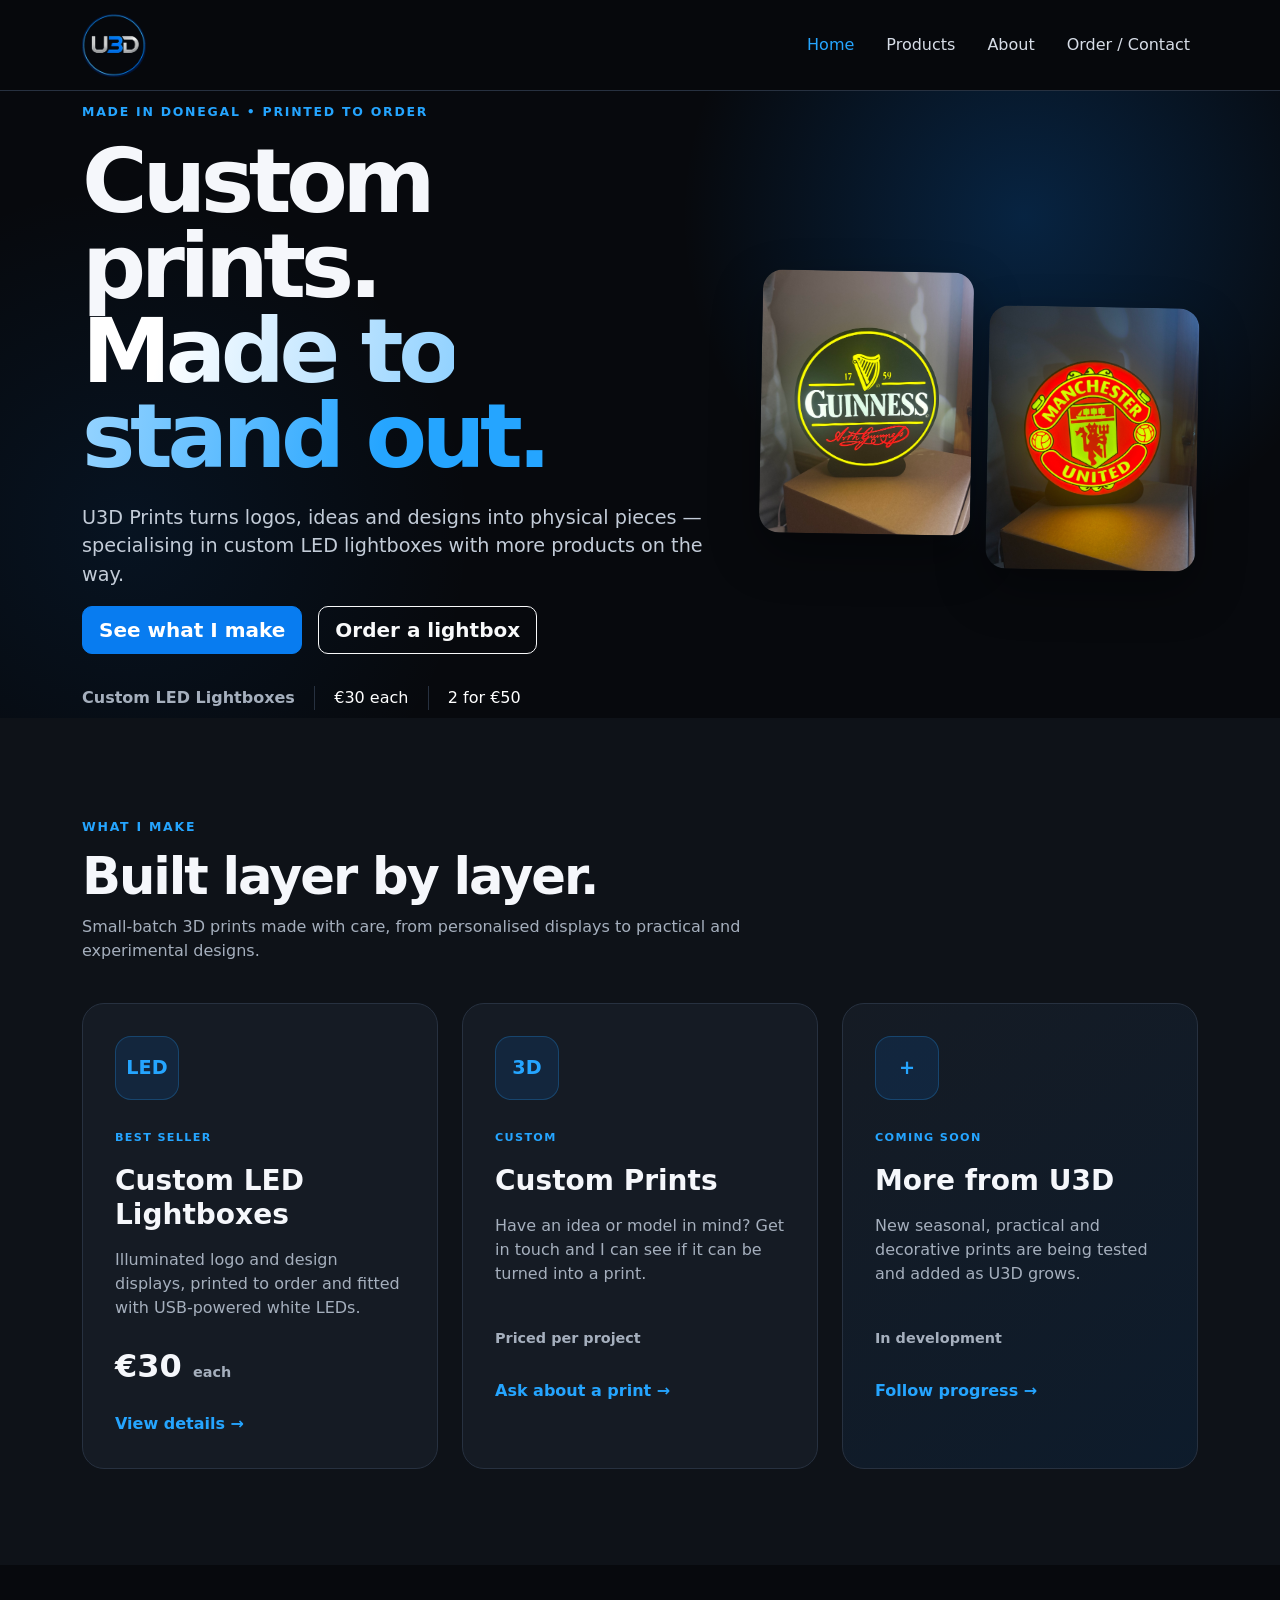
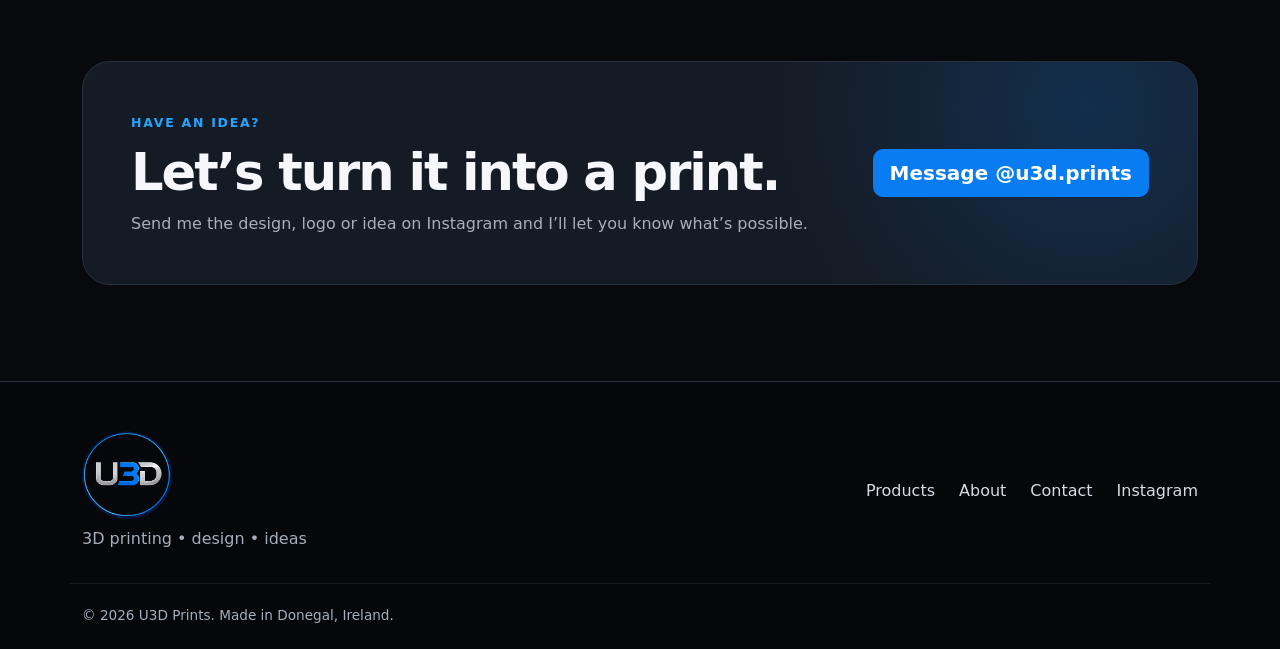
<file: index.html>
<!DOCTYPE html>
<html lang="en">
 <head>
  <meta charset="utf-8">
  <meta content="width=device-width,initial-scale=1" name="viewport">
  <meta content="U3D Prints - custom 3D printed LED lightboxes and unique prints made in Donegal, Ireland." name="description">
  <link href="css/style.css" rel="stylesheet">
  <link href="https://cdn.jsdelivr.net/npm/bootstrap@5.3.7/dist/css/bootstrap.min.css" rel="stylesheet">
  <title>
   U3D Prints | Custom 3D Printing
  </title>
 </head>
 <body>
  <nav class="navbar navbar-expand-lg navbar-dark sticky-top">
   <div class="container">
    <a class="navbar-brand" href="index.html">
     <img alt="U3D Prints" class="navbar-logo" src="media/u3d_logo.png">
    </a>
    <button class="navbar-toggler" data-bs-target="#nav" data-bs-toggle="collapse" type="button">
     <span class="navbar-toggler-icon">
     </span>
    </button>
    <div class="collapse navbar-collapse" id="nav">
     <div class="navbar-nav ms-auto">
      <a class="nav-link active" href="index.html">
       Home
      </a>
      <a class="nav-link" href="projects.html">
       Products
      </a>
      <a class="nav-link" href="about.html">
       About
      </a>
      <a class="nav-link" href="contact.html">
       Order / Contact
      </a>
     </div>
    </div>
   </div>
  </nav>
  <main>
   <section class="hero">
    <div class="container">
     <div class="row align-items-center g-5 min-vh-75">
      <div class="col-lg-7">
       <span class="eyebrow">
        MADE IN DONEGAL &bull; PRINTED TO ORDER
       </span>
       <h1>
        Custom prints.
        <br>
        <span class="gradient-text">
         Made to stand out.
        </span>
       </h1>
       <p class="lead">
        U3D Prints turns logos, ideas and designs into physical pieces &mdash; specialising in custom LED lightboxes with more products on the way.
       </p>
       <div class="d-flex flex-wrap gap-3">
        <a class="btn btn-primary btn-lg" href="projects.html">
         See what I make
        </a>
        <a class="btn btn-outline-light btn-lg" href="contact.html">
         Order a lightbox
        </a>
       </div>
       <div class="price-strip">
        <strong>
         Custom LED Lightboxes
        </strong>
        <span>
         &euro;30 each
        </span>
        <span>
         2 for &euro;50
        </span>
       </div>
      </div>
      <div class="col-lg-5">
       <div class="hero-product-grid">
        <img alt="Custom Guinness-inspired LED lightbox made by U3D Prints" src="media/guinness-lightbox.jpeg">
        <img alt="Custom Manchester United LED lightbox made by U3D Prints" src="media/manchester-united-lightbox.jpeg">
       </div>
      </div>
     </div>
    </div>
   </section>
   <section class="section surface">
    <div class="container">
     <div class="section-heading">
      <span class="eyebrow">
       WHAT I MAKE
      </span>
      <h2>
       Built layer by layer.
      </h2>
      <p>
       Small-batch 3D prints made with care, from personalised displays to practical and experimental designs.
      </p>
     </div>
     <div class="row g-4">
      <div class="col-md-6 col-lg-4">
       <article class="product-card">
        <div class="product-icon">
         LED
        </div>
        <span class="tag">
         BEST SELLER
        </span>
        <h3>
         Custom LED Lightboxes
        </h3>
        <p>
         Illuminated logo and design displays, printed to order and fitted with USB-powered white LEDs.
        </p>
        <div class="product-price">
         &euro;30
         <small>
          each
         </small>
        </div>
        <a href="projects.html#lightboxes">
         View details &rarr;
        </a>
       </article>
      </div>
      <div class="col-md-6 col-lg-4">
       <article class="product-card">
        <div class="product-icon">
         3D
        </div>
        <span class="tag">
         CUSTOM
        </span>
        <h3>
         Custom Prints
        </h3>
        <p>
         Have an idea or model in mind? Get in touch and I can see if it can be turned into a print.
        </p>
        <div class="product-price">
         <small>
          Priced per project
         </small>
        </div>
        <a href="contact.html">
         Ask about a print &rarr;
        </a>
       </article>
      </div>
      <div class="col-md-6 col-lg-4">
       <article class="product-card upcoming">
        <div class="product-icon">
         +
        </div>
        <span class="tag">
         COMING SOON
        </span>
        <h3>
         More from U3D
        </h3>
        <p>
         New seasonal, practical and decorative prints are being tested and added as U3D grows.
        </p>
        <div class="product-price">
         <small>
          In development
         </small>
        </div>
        <a href="https://www.instagram.com/u3d.prints/" rel="noopener" target="_blank">
         Follow progress &rarr;
        </a>
       </article>
      </div>
     </div>
    </div>
   </section>
   <section class="section">
    <div class="container">
     <div class="cta">
      <div>
       <span class="eyebrow">
        HAVE AN IDEA?
       </span>
       <h2>
        Let&rsquo;s turn it into a print.
       </h2>
       <p>
        Send me the design, logo or idea on Instagram and I&rsquo;ll let you know what&rsquo;s possible.
       </p>
      </div>
      <a class="btn btn-primary btn-lg" href="https://www.instagram.com/u3d.prints/" rel="noopener" target="_blank">
       Message @u3d.prints
      </a>
     </div>
    </div>
   </section>
  </main>
  <footer>
   <div class="container footer-inner">
    <div>
     <img alt="U3D Prints" class="footer-logo" src="media/u3d_logo.png">
     <p>
      3D printing &bull; design &bull; ideas
     </p>
    </div>
    <div>
     <a href="projects.html">
      Products
     </a>
     <a href="about.html">
      About
     </a>
     <a href="contact.html">
      Contact
     </a>
     <a href="https://www.instagram.com/u3d.prints/" rel="noopener" target="_blank">
      Instagram
     </a>
    </div>
   </div>
   <div class="container copyright">
    &copy; 2026 U3D Prints. Made in Donegal, Ireland.
   </div>
  </footer>
  <script src="https://cdn.jsdelivr.net/npm/bootstrap@5.3.7/dist/js/bootstrap.bundle.min.js">
  </script>
  <script src="js/script.js">
  </script>
 </body>
</html>
</file>
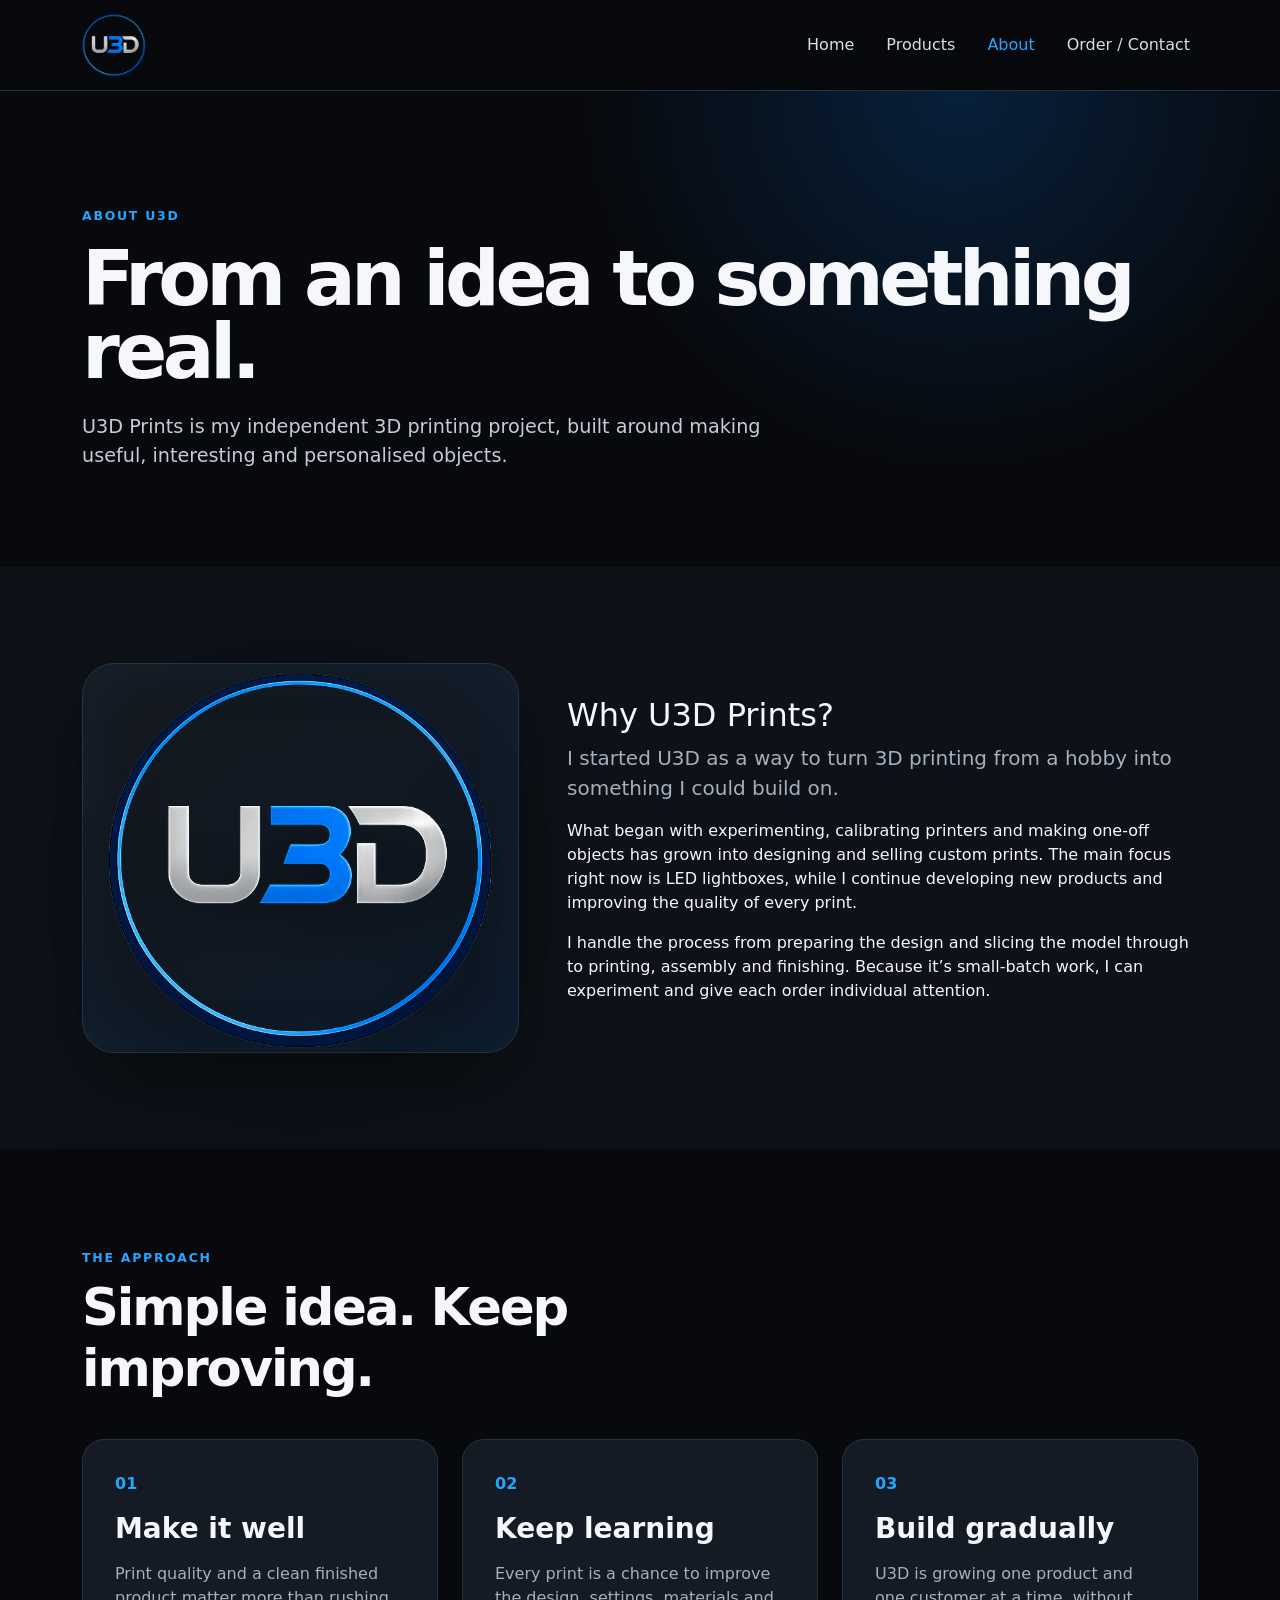
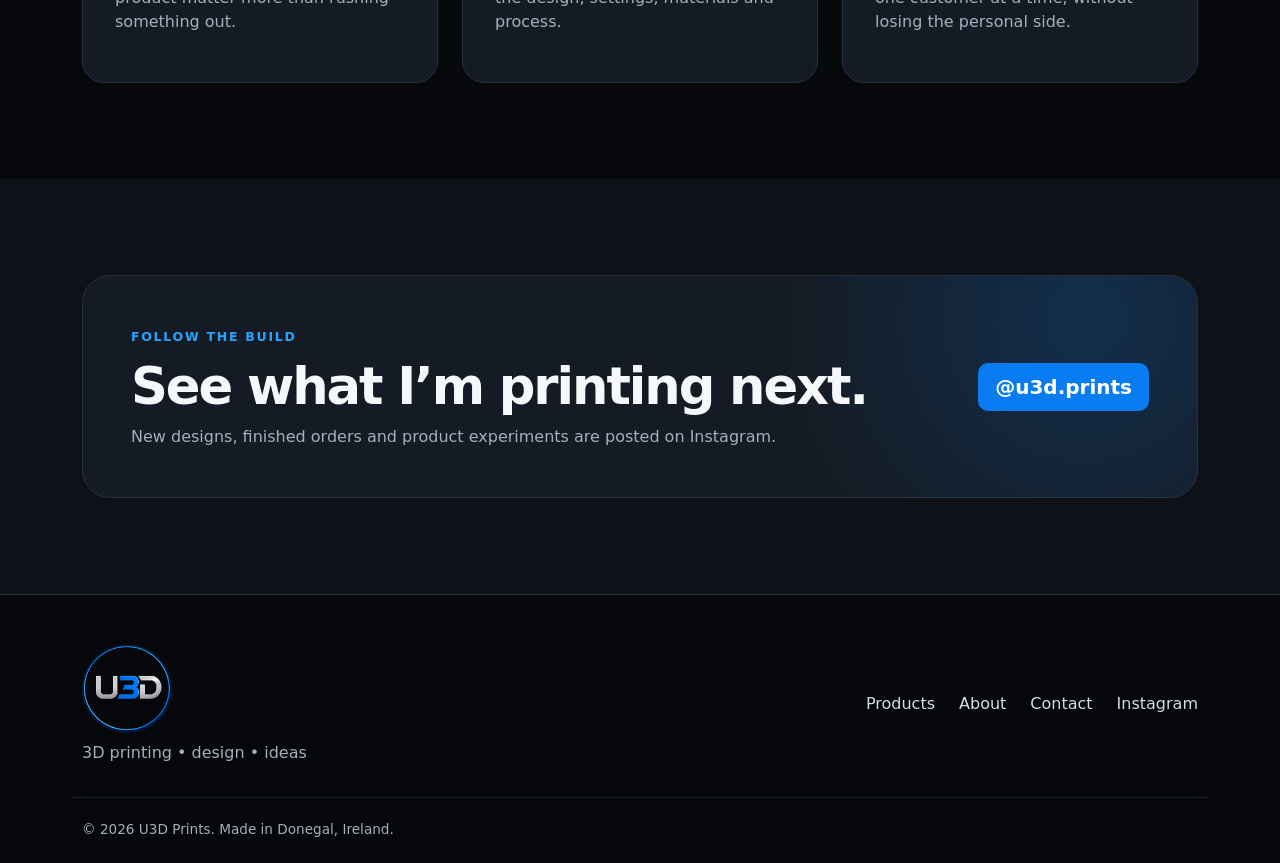
<file: about.html>
<!DOCTYPE html>
<html lang="en">
 <head>
  <meta charset="utf-8">
  <meta content="width=device-width,initial-scale=1" name="viewport">
  <meta content="About U3D Prints, an independent 3D printing project based in Donegal, Ireland." name="description">
  <link href="css/style.css" rel="stylesheet">
  <link href="https://cdn.jsdelivr.net/npm/bootstrap@5.3.7/dist/css/bootstrap.min.css" rel="stylesheet">
  <title>
   About | U3D Prints
  </title>
 </head>
 <body>
  <nav class="navbar navbar-expand-lg navbar-dark sticky-top">
   <div class="container">
    <a class="navbar-brand" href="index.html">
     <img alt="U3D Prints" class="navbar-logo" src="media/u3d_logo.png">
    </a>
    <button class="navbar-toggler" data-bs-target="#nav" data-bs-toggle="collapse" type="button">
     <span class="navbar-toggler-icon">
     </span>
    </button>
    <div class="collapse navbar-collapse" id="nav">
     <div class="navbar-nav ms-auto">
      <a class="nav-link" href="index.html">
       Home
      </a>
      <a class="nav-link" href="projects.html">
       Products
      </a>
      <a class="nav-link active" href="about.html">
       About
      </a>
      <a class="nav-link" href="contact.html">
       Order / Contact
      </a>
     </div>
    </div>
   </div>
  </nav>
  <main>
   <section class="page-hero">
    <div class="container">
     <span class="eyebrow">
      ABOUT U3D
     </span>
     <h1>
      From an idea to something real.
     </h1>
     <p>
      U3D Prints is my independent 3D printing project, built around making useful, interesting and personalised objects.
     </p>
    </div>
   </section>
   <section class="section surface">
    <div class="container">
     <div class="row g-5 align-items-center">
      <div class="col-lg-5">
       <div class="logo-showcase compact">
        <img alt="U3D Prints logo" src="media/u3d_logo.png">
       </div>
      </div>
      <div class="col-lg-7">
       <h2>
        Why U3D Prints?
       </h2>
       <p class="lead muted">
        I started U3D as a way to turn 3D printing from a hobby into something I could build on.
       </p>
       <p>
        What began with experimenting, calibrating printers and making one-off objects has grown into designing and selling custom prints. The main focus right now is LED lightboxes, while I continue developing new products and improving the quality of every print.
       </p>
       <p>
        I handle the process from preparing the design and slicing the model through to printing, assembly and finishing. Because it&rsquo;s small-batch work, I can experiment and give each order individual attention.
       </p>
      </div>
     </div>
    </div>
   </section>
   <section class="section">
    <div class="container">
     <div class="section-heading">
      <span class="eyebrow">
       THE APPROACH
      </span>
      <h2>
       Simple idea. Keep improving.
      </h2>
     </div>
     <div class="row g-4">
      <div class="col-md-4">
       <div class="value-card">
        <span>
         01
        </span>
        <h3>
         Make it well
        </h3>
        <p>
         Print quality and a clean finished product matter more than rushing something out.
        </p>
       </div>
      </div>
      <div class="col-md-4">
       <div class="value-card">
        <span>
         02
        </span>
        <h3>
         Keep learning
        </h3>
        <p>
         Every print is a chance to improve the design, settings, materials and process.
        </p>
       </div>
      </div>
      <div class="col-md-4">
       <div class="value-card">
        <span>
         03
        </span>
        <h3>
         Build gradually
        </h3>
        <p>
         U3D is growing one product and one customer at a time, without losing the personal side.
        </p>
       </div>
      </div>
     </div>
    </div>
   </section>
   <section class="section surface">
    <div class="container">
     <div class="cta">
      <div>
       <span class="eyebrow">
        FOLLOW THE BUILD
       </span>
       <h2>
        See what I&rsquo;m printing next.
       </h2>
       <p>
        New designs, finished orders and product experiments are posted on Instagram.
       </p>
      </div>
      <a class="btn btn-primary btn-lg" href="https://www.instagram.com/u3d.prints/" rel="noopener" target="_blank">
       @u3d.prints
      </a>
     </div>
    </div>
   </section>
  </main>
  <footer>
   <div class="container footer-inner">
    <div>
     <img alt="U3D Prints" class="footer-logo" src="media/u3d_logo.png">
     <p>
      3D printing &bull; design &bull; ideas
     </p>
    </div>
    <div>
     <a href="projects.html">
      Products
     </a>
     <a href="about.html">
      About
     </a>
     <a href="contact.html">
      Contact
     </a>
     <a href="https://www.instagram.com/u3d.prints/" rel="noopener" target="_blank">
      Instagram
     </a>
    </div>
   </div>
   <div class="container copyright">
    &copy; 2026 U3D Prints. Made in Donegal, Ireland.
   </div>
  </footer>
  <script src="https://cdn.jsdelivr.net/npm/bootstrap@5.3.7/dist/js/bootstrap.bundle.min.js">
  </script>
  <script src="js/script.js">
  </script>
 </body>
</html>
</file>
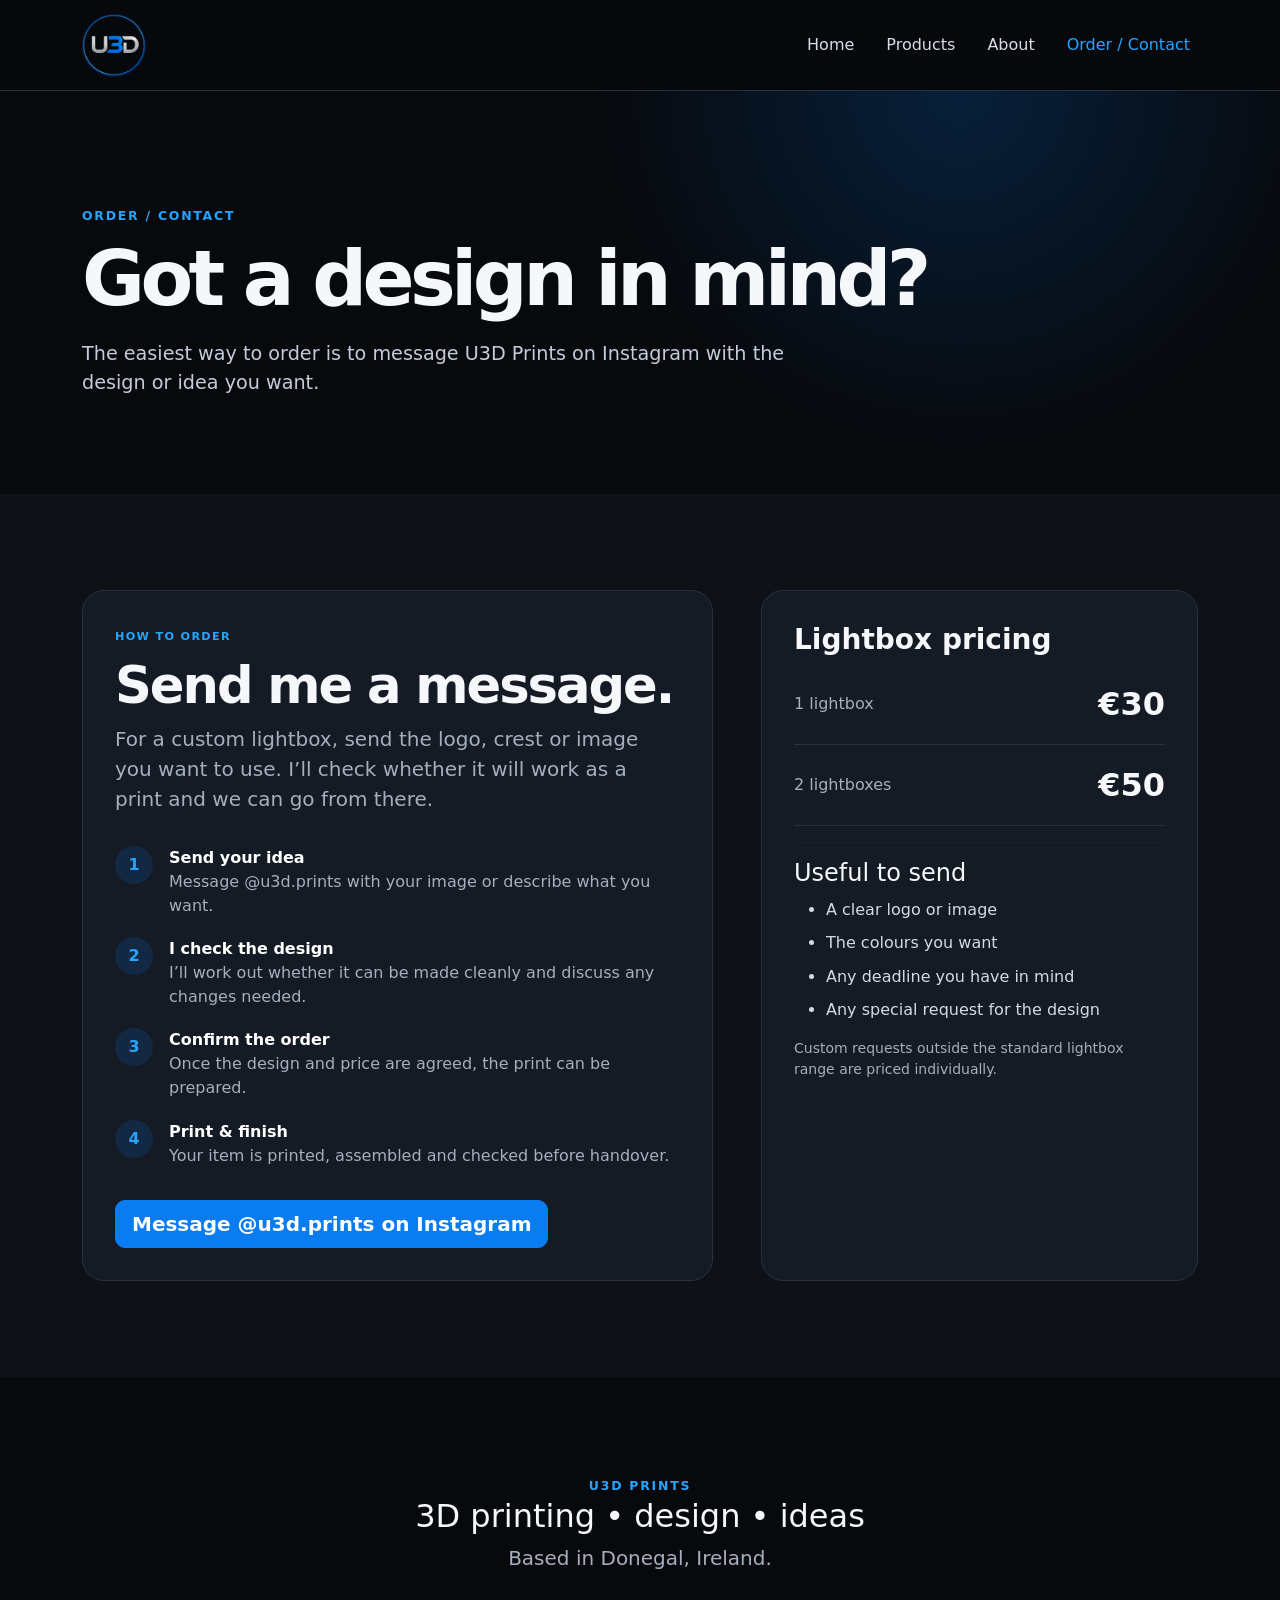
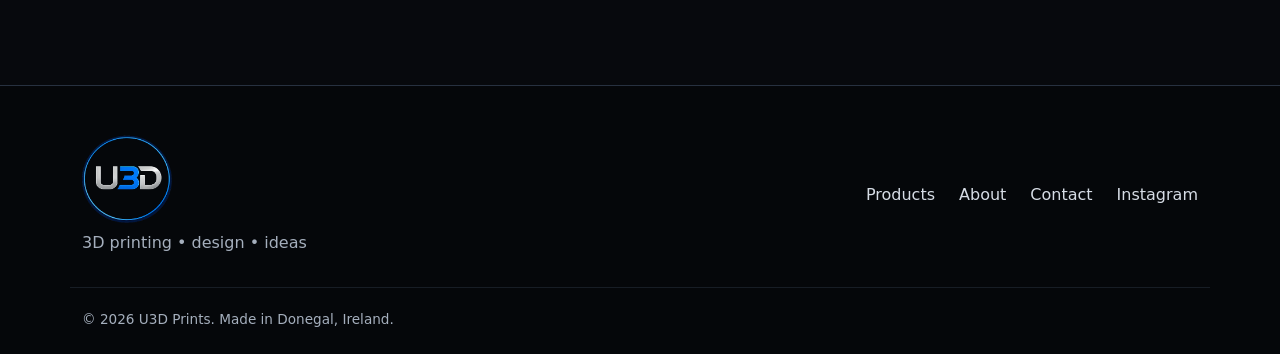
<file: contact.html>
<!DOCTYPE html>
<html lang="en">
 <head>
  <meta charset="utf-8">
  <meta content="width=device-width,initial-scale=1" name="viewport">
  <meta content="Order a custom lightbox or contact U3D Prints." name="description">
  <link href="css/style.css" rel="stylesheet">
  <link href="https://cdn.jsdelivr.net/npm/bootstrap@5.3.7/dist/css/bootstrap.min.css" rel="stylesheet">
  <title>
   Order & Contact | U3D Prints
  </title>
 </head>
 <body>
  <nav class="navbar navbar-expand-lg navbar-dark sticky-top">
   <div class="container">
    <a class="navbar-brand" href="index.html">
     <img alt="U3D Prints" class="navbar-logo" src="media/u3d_logo.png">
    </a>
    <button class="navbar-toggler" data-bs-target="#nav" data-bs-toggle="collapse" type="button">
     <span class="navbar-toggler-icon">
     </span>
    </button>
    <div class="collapse navbar-collapse" id="nav">
     <div class="navbar-nav ms-auto">
      <a class="nav-link" href="index.html">
       Home
      </a>
      <a class="nav-link" href="projects.html">
       Products
      </a>
      <a class="nav-link" href="about.html">
       About
      </a>
      <a class="nav-link active" href="contact.html">
       Order / Contact
      </a>
     </div>
    </div>
   </div>
  </nav>
  <main>
   <section class="page-hero">
    <div class="container">
     <span class="eyebrow">
      ORDER / CONTACT
     </span>
     <h1>
      Got a design in mind?
     </h1>
     <p>
      The easiest way to order is to message U3D Prints on Instagram with the design or idea you want.
     </p>
    </div>
   </section>
   <section class="section surface">
    <div class="container">
     <div class="row g-5">
      <div class="col-lg-7">
       <div class="contact-panel">
        <span class="tag">
         HOW TO ORDER
        </span>
        <h2>
         Send me a message.
        </h2>
        <p class="lead muted">
         For a custom lightbox, send the logo, crest or image you want to use. I&rsquo;ll check whether it will work as a print and we can go from there.
        </p>
        <div class="steps">
         <div>
          <span>
           1
          </span>
          <p>
           <strong>
            Send your idea
           </strong>
           <br>
           Message @u3d.prints with your image or describe what you want.
          </p>
         </div>
         <div>
          <span>
           2
          </span>
          <p>
           <strong>
            I check the design
           </strong>
           <br>
           I&rsquo;ll work out whether it can be made cleanly and discuss any changes needed.
          </p>
         </div>
         <div>
          <span>
           3
          </span>
          <p>
           <strong>
            Confirm the order
           </strong>
           <br>
           Once the design and price are agreed, the print can be prepared.
          </p>
         </div>
         <div>
          <span>
           4
          </span>
          <p>
           <strong>
            Print & finish
           </strong>
           <br>
           Your item is printed, assembled and checked before handover.
          </p>
         </div>
        </div>
        <a class="btn btn-primary btn-lg" href="https://www.instagram.com/u3d.prints/" rel="noopener" target="_blank">
         Message @u3d.prints on Instagram
        </a>
       </div>
      </div>
      <div class="col-lg-5">
       <aside class="order-card">
        <h3>
         Lightbox pricing
        </h3>
        <div class="order-price">
         <span>
          1 lightbox
         </span>
         <strong>
          &euro;30
         </strong>
        </div>
        <div class="order-price">
         <span>
          2 lightboxes
         </span>
         <strong>
          &euro;50
         </strong>
        </div>
        <hr>
        <h4>
         Useful to send
        </h4>
        <ul>
         <li>
          A clear logo or image
         </li>
         <li>
          The colours you want
         </li>
         <li>
          Any deadline you have in mind
         </li>
         <li>
          Any special request for the design
         </li>
        </ul>
        <p class="small muted mb-0">
         Custom requests outside the standard lightbox range are priced individually.
        </p>
       </aside>
      </div>
     </div>
    </div>
   </section>
   <section class="section">
    <div class="container text-center narrow">
     <span class="eyebrow">
      U3D PRINTS
     </span>
     <h2>
      3D printing &bull; design &bull; ideas
     </h2>
     <p class="lead muted">
      Based in Donegal, Ireland.
     </p>
    </div>
   </section>
  </main>
  <footer>
   <div class="container footer-inner">
    <div>
     <img alt="U3D Prints" class="footer-logo" src="media/u3d_logo.png">
     <p>
      3D printing &bull; design &bull; ideas
     </p>
    </div>
    <div>
     <a href="projects.html">
      Products
     </a>
     <a href="about.html">
      About
     </a>
     <a href="contact.html">
      Contact
     </a>
     <a href="https://www.instagram.com/u3d.prints/" rel="noopener" target="_blank">
      Instagram
     </a>
    </div>
   </div>
   <div class="container copyright">
    &copy; 2026 U3D Prints. Made in Donegal, Ireland.
   </div>
  </footer>
  <script src="https://cdn.jsdelivr.net/npm/bootstrap@5.3.7/dist/js/bootstrap.bundle.min.js">
  </script>
  <script src="js/script.js">
  </script>
 </body>
</html>
</file>
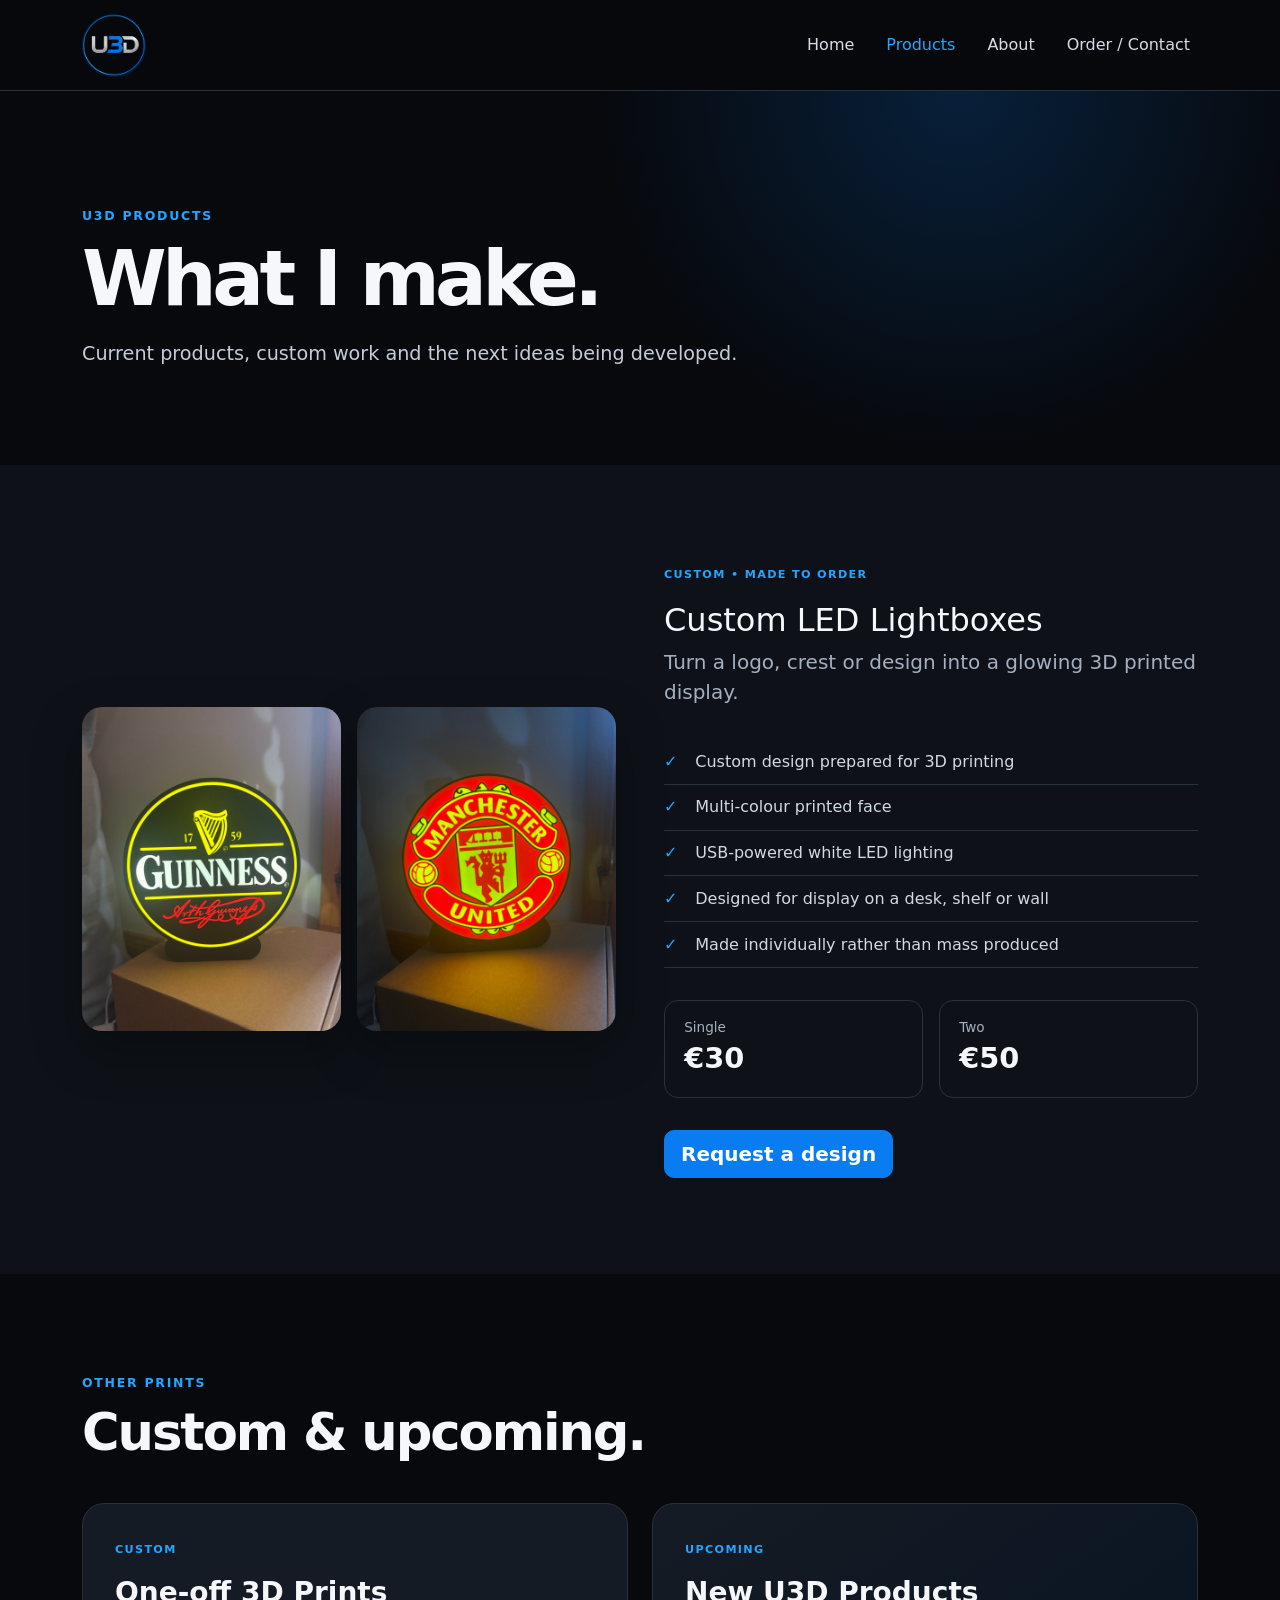
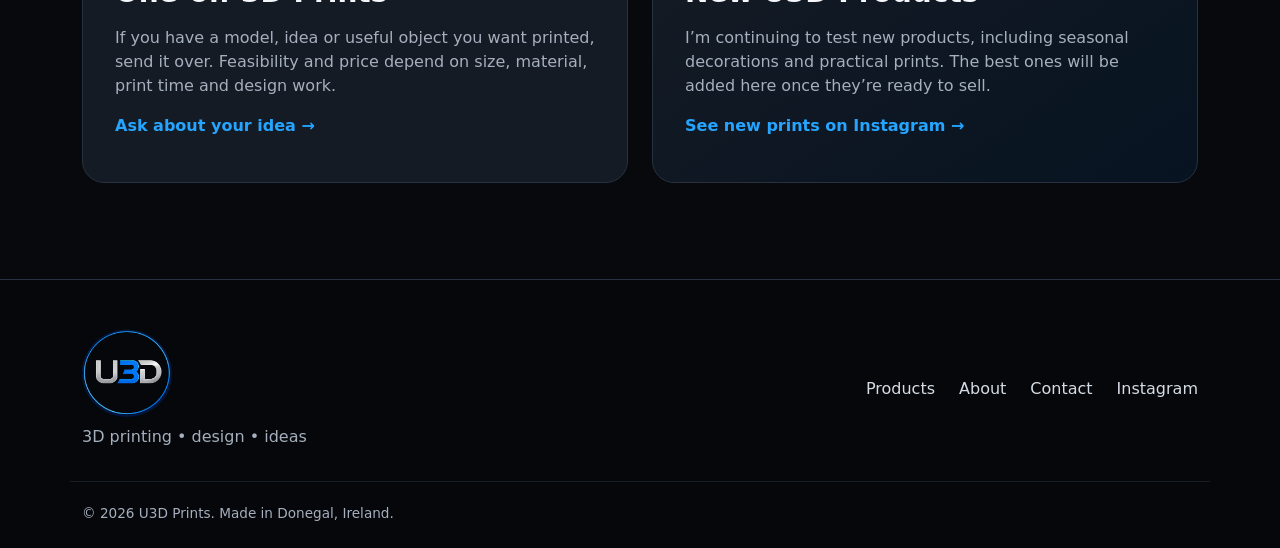
<file: projects.html>
<!DOCTYPE html>
<html lang="en">
 <head>
  <meta charset="utf-8">
  <meta content="width=device-width,initial-scale=1" name="viewport">
  <meta content="Products and custom 3D prints from U3D Prints." name="description">
  <link href="css/style.css" rel="stylesheet">
  <link href="https://cdn.jsdelivr.net/npm/bootstrap@5.3.7/dist/css/bootstrap.min.css" rel="stylesheet">
  <title>
   Products | U3D Prints
  </title>
 </head>
 <body>
  <nav class="navbar navbar-expand-lg navbar-dark sticky-top">
   <div class="container">
    <a class="navbar-brand" href="index.html">
     <img alt="U3D Prints" class="navbar-logo" src="media/u3d_logo.png">
    </a>
    <button class="navbar-toggler" data-bs-target="#nav" data-bs-toggle="collapse" type="button">
     <span class="navbar-toggler-icon">
     </span>
    </button>
    <div class="collapse navbar-collapse" id="nav">
     <div class="navbar-nav ms-auto">
      <a class="nav-link" href="index.html">
       Home
      </a>
      <a class="nav-link active" href="projects.html">
       Products
      </a>
      <a class="nav-link" href="about.html">
       About
      </a>
      <a class="nav-link" href="contact.html">
       Order / Contact
      </a>
     </div>
    </div>
   </div>
  </nav>
  <main>
   <section class="page-hero">
    <div class="container">
     <span class="eyebrow">
      U3D PRODUCTS
     </span>
     <h1>
      What I make.
     </h1>
     <p>
      Current products, custom work and the next ideas being developed.
     </p>
    </div>
   </section>
   <section class="section surface" id="lightboxes">
    <div class="container">
     <div class="row g-5 align-items-center">
      <div class="col-lg-6">
       <div class="lightbox-gallery">
        <img alt="Guinness-inspired custom LED lightbox" src="media/guinness-lightbox.jpeg">
        <img alt="Manchester United custom LED lightbox" src="media/manchester-united-lightbox.jpeg">
       </div>
      </div>
      <div class="col-lg-6">
       <span class="tag">
        CUSTOM &bull; MADE TO ORDER
       </span>
       <h2 class="mt-3">
        Custom LED Lightboxes
       </h2>
       <p class="lead muted">
        Turn a logo, crest or design into a glowing 3D printed display.
       </p>
       <ul class="feature-list">
        <li>
         Custom design prepared for 3D printing
        </li>
        <li>
         Multi-colour printed face
        </li>
        <li>
         USB-powered white LED lighting
        </li>
        <li>
         Designed for display on a desk, shelf or wall
        </li>
        <li>
         Made individually rather than mass produced
        </li>
       </ul>
       <div class="pricing-box">
        <div>
         <span>
          Single
         </span>
         <strong>
          &euro;30
         </strong>
        </div>
        <div>
         <span>
          Two
         </span>
         <strong>
          &euro;50
         </strong>
        </div>
       </div>
       <a class="btn btn-primary btn-lg" href="contact.html">
        Request a design
       </a>
      </div>
     </div>
    </div>
   </section>
   <section class="section">
    <div class="container">
     <div class="section-heading">
      <span class="eyebrow">
       OTHER PRINTS
      </span>
      <h2>
       Custom & upcoming.
      </h2>
     </div>
     <div class="row g-4">
      <div class="col-md-6">
       <article class="product-card tall">
        <span class="tag">
         CUSTOM
        </span>
        <h3>
         One-off 3D Prints
        </h3>
        <p>
         If you have a model, idea or useful object you want printed, send it over. Feasibility and price depend on size, material, print time and design work.
        </p>
        <a href="contact.html">
         Ask about your idea &rarr;
        </a>
       </article>
      </div>
      <div class="col-md-6">
       <article class="product-card tall upcoming">
        <span class="tag">
         UPCOMING
        </span>
        <h3>
         New U3D Products
        </h3>
        <p>
         I&rsquo;m continuing to test new products, including seasonal decorations and practical prints. The best ones will be added here once they&rsquo;re ready to sell.
        </p>
        <a href="https://www.instagram.com/u3d.prints/" rel="noopener" target="_blank">
         See new prints on Instagram &rarr;
        </a>
       </article>
      </div>
     </div>
    </div>
   </section>
  </main>
  <footer>
   <div class="container footer-inner">
    <div>
     <img alt="U3D Prints" class="footer-logo" src="media/u3d_logo.png">
     <p>
      3D printing &bull; design &bull; ideas
     </p>
    </div>
    <div>
     <a href="projects.html">
      Products
     </a>
     <a href="about.html">
      About
     </a>
     <a href="contact.html">
      Contact
     </a>
     <a href="https://www.instagram.com/u3d.prints/" rel="noopener" target="_blank">
      Instagram
     </a>
    </div>
   </div>
   <div class="container copyright">
    &copy; 2026 U3D Prints. Made in Donegal, Ireland.
   </div>
  </footer>
  <script src="https://cdn.jsdelivr.net/npm/bootstrap@5.3.7/dist/js/bootstrap.bundle.min.js">
  </script>
  <script src="js/script.js">
  </script>
 </body>
</html>
</file>
<file: css/style.css>
:root{--blue:#087cf0;--blue2:#25a5ff;--dark:#07090d;--surface:#0e1218;--surface2:#151b24;--border:#273140;--text:#f5f7fb;--muted:#a5afbd}*{box-sizing:border-box}html{scroll-behavior:smooth}body{margin:0;background:var(--dark)!important;color:var(--text)!important;font-family:Inter,system-ui,-apple-system,"Segoe UI",sans-serif}.navbar{background:rgba(7,9,13,.94)!important;border-bottom:1px solid var(--border);backdrop-filter:blur(14px);padding:.35rem 0}.navbar-logo{height:64px;width:auto}.nav-link{color:#d7dde7!important;font-weight:600;margin-left:1rem}.nav-link:hover,.nav-link.active{color:var(--blue2)!important}.navbar-toggler{border-color:var(--border)!important}.hero{background:radial-gradient(circle at 80% 20%,rgba(8,124,240,.23),transparent 30%),radial-gradient(circle at 10% 70%,rgba(8,124,240,.09),transparent 28%),var(--dark);overflow:hidden}.min-vh-75{min-height:75vh}.hero h1,.page-hero h1{font-size:clamp(3rem,7vw,6.4rem);font-weight:850;letter-spacing:-.06em;line-height:.95;margin:1rem 0 1.5rem}.hero .lead,.page-hero p{max-width:720px;color:#c3ccd8!important;font-size:1.2rem}.gradient-text{background:linear-gradient(100deg,#fff 10%,var(--blue2) 80%);-webkit-background-clip:text;background-clip:text;color:transparent}.eyebrow{color:var(--blue2);font-weight:800;letter-spacing:.14em;font-size:.78rem}.btn{border-radius:10px!important;font-weight:700!important}.btn-primary{background:var(--blue)!important;border-color:var(--blue)!important}.btn-primary:hover{background:var(--blue2)!important;border-color:var(--blue2)!important}.logo-showcase{min-height:470px;border:1px solid var(--border);border-radius:32px;background:linear-gradient(145deg,rgba(255,255,255,.035),rgba(8,124,240,.08));display:grid;place-items:center;box-shadow:0 30px 80px rgba(0,0,0,.35),inset 0 0 70px rgba(8,124,240,.06)}.logo-showcase img{width:min(88%,470px);filter:drop-shadow(0 25px 30px rgba(0,0,0,.45))}.logo-showcase.compact{min-height:390px}.price-strip{display:flex;gap:1.2rem;flex-wrap:wrap;margin-top:2rem;color:var(--muted)}.price-strip span{border-left:1px solid var(--border);padding-left:1.2rem;color:#fff}.section{padding:6rem 0}.surface{background:var(--surface)}.section-heading{max-width:700px;margin-bottom:2.5rem}.section-heading h2,.cta h2,.contact-panel h2{font-size:clamp(2.2rem,4vw,3.5rem);font-weight:800;letter-spacing:-.04em;margin:.5rem 0}.section-heading p,.muted{color:var(--muted)!important}.product-card,.value-card,.order-card,.contact-panel{height:100%;background:var(--surface2);border:1px solid var(--border);border-radius:22px;padding:2rem}.product-card{transition:.2s ease}.product-card:hover{transform:translateY(-6px);border-color:#3d516a}.product-card h3,.value-card h3{font-weight:800;margin:1rem 0}.product-card p,.value-card p{color:var(--muted)}.product-card a{color:var(--blue2);font-weight:700;text-decoration:none}.product-card.upcoming{background:linear-gradient(145deg,var(--surface2),rgba(8,124,240,.09))}.product-card.tall{min-height:280px}.product-icon{width:64px;height:64px;border-radius:16px;background:rgba(8,124,240,.12);border:1px solid rgba(37,165,255,.25);display:grid;place-items:center;color:var(--blue2);font-weight:900;font-size:1.2rem;margin-bottom:1.5rem}.tag{display:inline-block;font-size:.7rem;font-weight:900;letter-spacing:.12em;color:var(--blue2)}.product-price{font-size:2rem;font-weight:850;margin:1.4rem 0}.product-price small{font-size:.9rem;color:var(--muted);font-weight:600}.cta{border:1px solid var(--border);border-radius:28px;padding:3rem;background:radial-gradient(circle at 90% 20%,rgba(8,124,240,.2),transparent 30%),var(--surface2);display:flex;align-items:center;justify-content:space-between;gap:2rem}.cta p{color:var(--muted);margin-bottom:0}.page-hero{padding:7rem 0 5rem;background:radial-gradient(circle at 75% 0,rgba(8,124,240,.2),transparent 35%),var(--dark)}.page-hero h1{font-size:clamp(3rem,6vw,5rem)}.feature-visual{min-height:460px;border:1px solid var(--border);border-radius:28px;display:grid;place-items:center;background:#090c11}.glow-box{width:68%;aspect-ratio:1;border-radius:22px;background:#111820;box-shadow:0 0 30px rgba(37,165,255,.35),0 0 90px rgba(8,124,240,.18),inset 0 0 25px rgba(37,165,255,.12);border:3px solid var(--blue2);display:grid;place-items:center;text-align:center;padding:2rem}.glow-box strong{font-size:clamp(2rem,5vw,4rem);line-height:.9;color:white;text-shadow:0 0 18px rgba(255,255,255,.35)}.glow-box span{color:var(--blue2);font-weight:800;letter-spacing:.14em;font-size:.7rem}.feature-list{padding-left:0;list-style:none;margin:2rem 0}.feature-list li{padding:.65rem 0;border-bottom:1px solid var(--border);color:#d2d9e2}.feature-list li:before{content:"✓";color:var(--blue2);font-weight:900;margin-right:.8rem}.pricing-box{display:flex;gap:1rem;margin:1.5rem 0 2rem}.pricing-box div{flex:1;border:1px solid var(--border);border-radius:14px;padding:1rem 1.2rem}.pricing-box span{display:block;color:var(--muted);font-size:.85rem}.pricing-box strong{font-size:1.8rem}.value-card span{color:var(--blue2);font-weight:900}.steps{margin:2rem 0}.steps>div{display:flex;gap:1rem;margin-bottom:1.2rem}.steps span{flex:0 0 38px;height:38px;border-radius:50%;display:grid;place-items:center;background:rgba(8,124,240,.15);color:var(--blue2);font-weight:900}.steps p{margin:0;color:var(--muted)}.steps strong{color:white}.order-card{position:sticky;top:110px}.order-card h3{font-weight:800}.order-price{display:flex;justify-content:space-between;align-items:center;padding:1rem 0;border-bottom:1px solid var(--border)}.order-price span{color:var(--muted)}.order-price strong{font-size:2rem}.order-card hr{border-color:var(--border)}.order-card li{margin:.6rem 0;color:#d3dae4}.narrow{max-width:760px}footer{background:#05070a;border-top:1px solid var(--border);padding:3rem 0 1.5rem;color:var(--muted)}.footer-inner{display:flex;justify-content:space-between;align-items:center;gap:2rem}.footer-logo{width:90px}.footer-inner p{margin:.5rem 0 0}.footer-inner>div:last-child{display:flex;gap:1.5rem;flex-wrap:wrap}.footer-inner a{color:#d6dce5;text-decoration:none}.footer-inner a:hover{color:var(--blue2)}.copyright{border-top:1px solid #171d25;margin-top:2rem;padding-top:1.3rem;font-size:.85rem}@media(max-width:991px){.nav-link{margin-left:0;padding:.7rem 0!important}.min-vh-75{min-height:auto;padding:5rem 0}.logo-showcase{min-height:360px}.cta{align-items:flex-start;flex-direction:column}.order-card{position:static}.footer-inner{align-items:flex-start;flex-direction:column}}@media(max-width:576px){.section{padding:4rem 0}.page-hero{padding:5rem 0 3.5rem}.hero h1{font-size:3.3rem}.logo-showcase{min-height:300px}.cta,.product-card,.value-card,.order-card,.contact-panel{padding:1.5rem}.pricing-box{flex-direction:column}.footer-inner>div:last-child{flex-direction:column;gap:.75rem}}


/* Real product photography */
.hero-product-grid {
  display: grid;
  grid-template-columns: 1fr 1fr;
  gap: 1rem;
  transform: rotate(1deg);
}
.hero-product-grid img,
.lightbox-gallery img {
  width: 100%;
  display: block;
  object-fit: cover;
  border-radius: 1.25rem;
  border: 1px solid var(--brand-border);
  box-shadow: 0 1.25rem 3rem rgba(0,0,0,.35);
}
.hero-product-grid img { aspect-ratio: 4 / 5; }
.hero-product-grid img:nth-child(2) { transform: translateY(2rem); }
.lightbox-gallery {
  display: grid;
  grid-template-columns: 1fr 1fr;
  gap: 1rem;
}
.lightbox-gallery img { aspect-ratio: 4 / 5; }
@media (max-width: 575.98px) {
  .hero-product-grid, .lightbox-gallery { gap: .65rem; }
  .hero-product-grid img:nth-child(2) { transform: translateY(1rem); }
}
</file>
